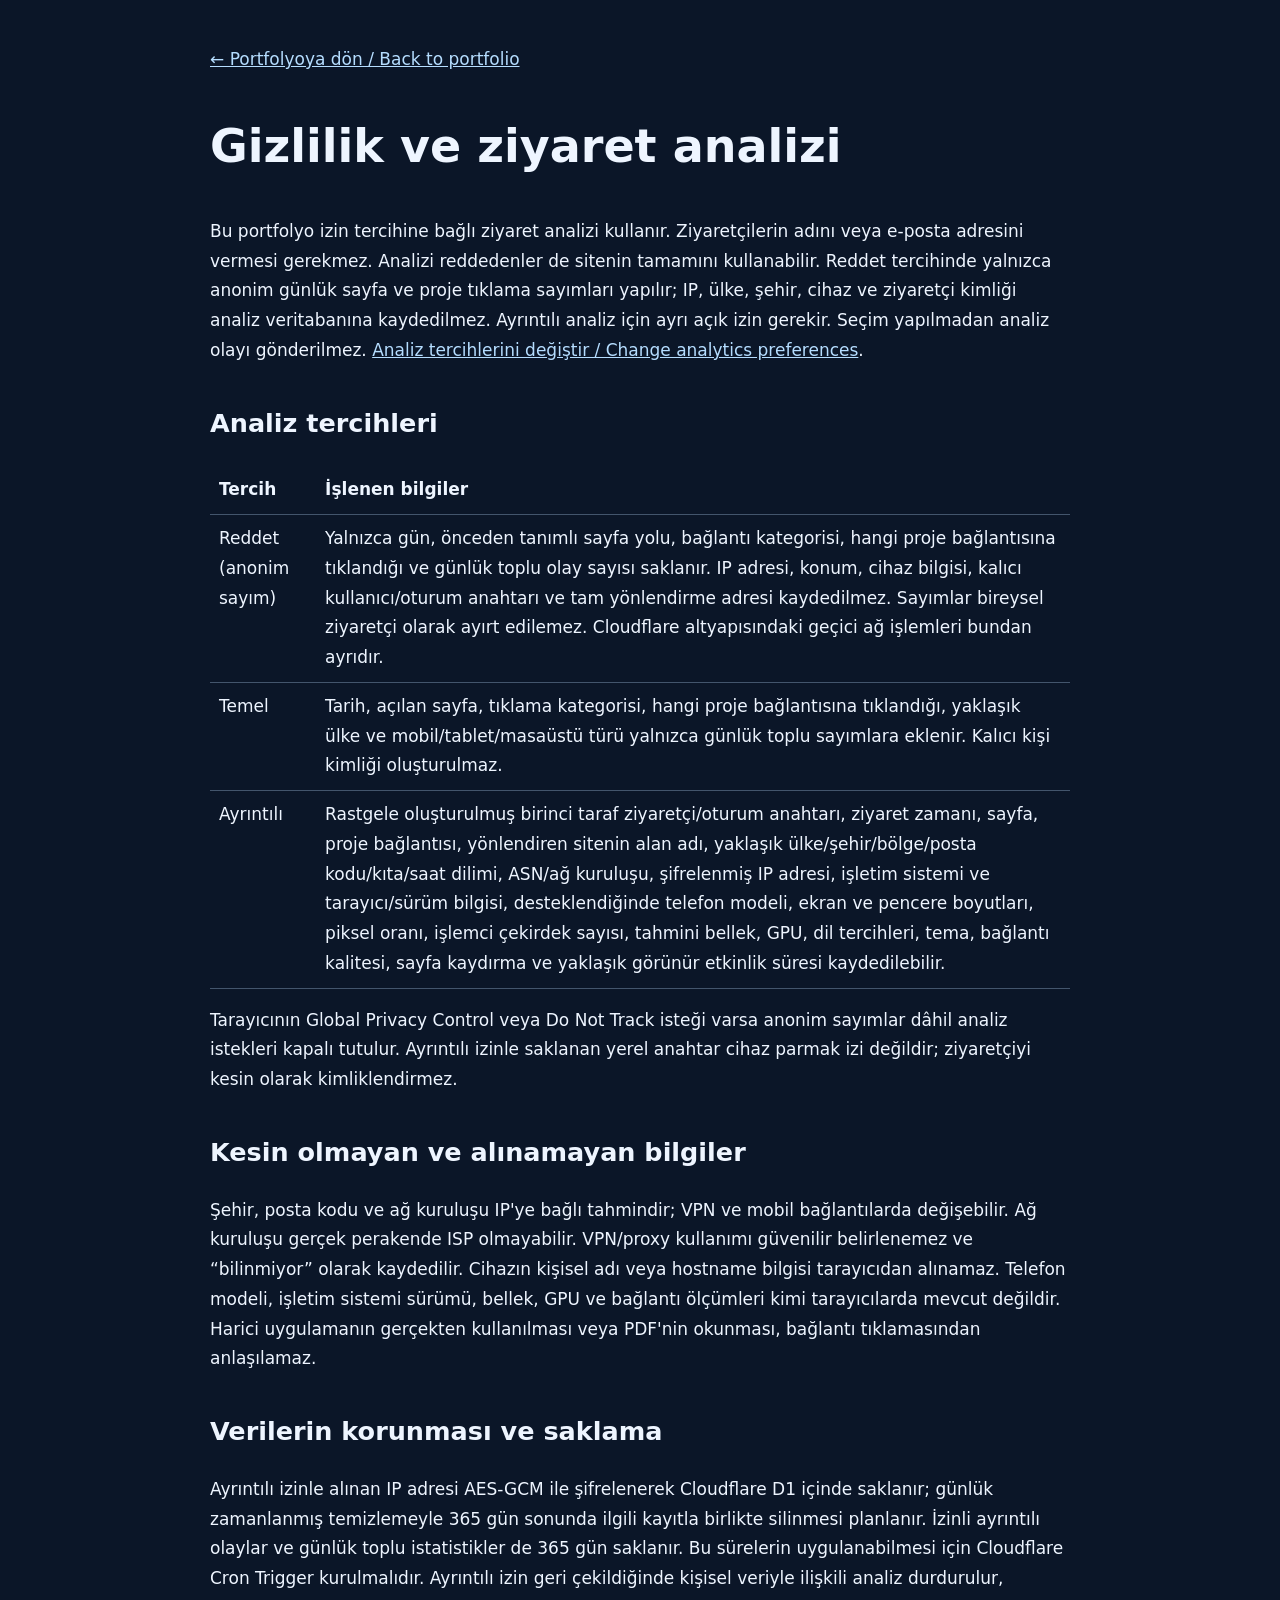
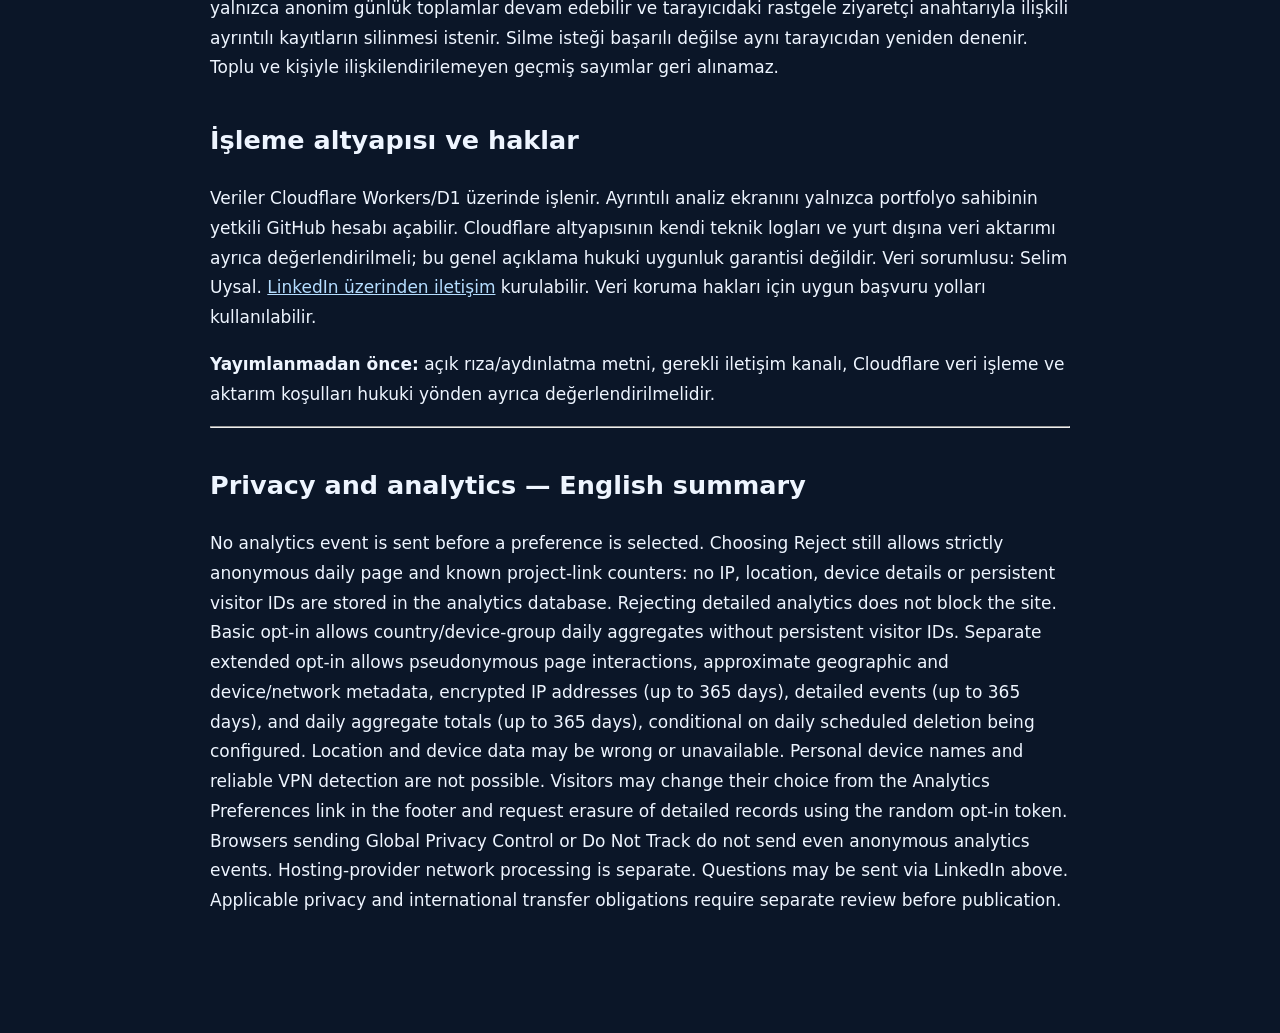
<file: privacy.html>
<!doctype html><html lang="tr"><head><meta charset="utf-8"><meta name="viewport" content="width=device-width,initial-scale=1"><meta name="robots" content="index,follow"><title>Gizlilik ve Ziyaret Analizi · Selim Uysal</title><style>:root{color-scheme:dark;font:17px/1.75 system-ui;background:#0b1628;color:#eef5ff}body{max-width:860px;margin:auto;padding:28px 20px 100px}h1{font-size:clamp(30px,5vw,46px)}h2{margin-top:35px}a{color:#b5ddff}table{width:100%;border-collapse:collapse}td,th{border-bottom:1px solid #43556c;padding:9px;text-align:left;vertical-align:top}small{font-size:14px;color:#a7bcd2}</style></head><body><main><p><a href="./index.html">← Portfolyoya dön / Back to portfolio</a></p><h1>Gizlilik ve ziyaret analizi</h1><p>Bu portfolyo izin tercihine bağlı ziyaret analizi kullanır. Ziyaretçilerin adını veya e-posta adresini vermesi gerekmez. Analizi reddedenler de sitenin tamamını kullanabilir. Reddet tercihinde yalnızca anonim günlük sayfa ve proje tıklama sayımları yapılır; IP, ülke, şehir, cihaz ve ziyaretçi kimliği analiz veritabanına kaydedilmez. Ayrıntılı analiz için ayrı açık izin gerekir. Seçim yapılmadan analiz olayı gönderilmez. <a href="./index.html?analytics=preferences">Analiz tercihlerini değiştir / Change analytics preferences</a>.</p><h2>Analiz tercihleri</h2><table><tr><th>Tercih</th><th>İşlenen bilgiler</th></tr><tr><td>Reddet (anonim sayım)</td><td>Yalnızca gün, önceden tanımlı sayfa yolu, bağlantı kategorisi, hangi proje bağlantısına tıklandığı ve günlük toplu olay sayısı saklanır. IP adresi, konum, cihaz bilgisi, kalıcı kullanıcı/oturum anahtarı ve tam yönlendirme adresi kaydedilmez. Sayımlar bireysel ziyaretçi olarak ayırt edilemez. Cloudflare altyapısındaki geçici ağ işlemleri bundan ayrıdır.</td></tr><tr><td>Temel</td><td>Tarih, açılan sayfa, tıklama kategorisi, hangi proje bağlantısına tıklandığı, yaklaşık ülke ve mobil/tablet/masaüstü türü yalnızca günlük toplu sayımlara eklenir. Kalıcı kişi kimliği oluşturulmaz.</td></tr><tr><td>Ayrıntılı</td><td>Rastgele oluşturulmuş birinci taraf ziyaretçi/oturum anahtarı, ziyaret zamanı, sayfa, proje bağlantısı, yönlendiren sitenin alan adı, yaklaşık ülke/şehir/bölge/posta kodu/kıta/saat dilimi, ASN/ağ kuruluşu, şifrelenmiş IP adresi, işletim sistemi ve tarayıcı/sürüm bilgisi, desteklendiğinde telefon modeli, ekran ve pencere boyutları, piksel oranı, işlemci çekirdek sayısı, tahmini bellek, GPU, dil tercihleri, tema, bağlantı kalitesi, sayfa kaydırma ve yaklaşık görünür etkinlik süresi kaydedilebilir.</td></tr></table><p>Tarayıcının Global Privacy Control veya Do Not Track isteği varsa anonim sayımlar dâhil analiz istekleri kapalı tutulur. Ayrıntılı izinle saklanan yerel anahtar cihaz parmak izi değildir; ziyaretçiyi kesin olarak kimliklendirmez.</p><h2>Kesin olmayan ve alınamayan bilgiler</h2><p>Şehir, posta kodu ve ağ kuruluşu IP'ye bağlı tahmindir; VPN ve mobil bağlantılarda değişebilir. Ağ kuruluşu gerçek perakende ISP olmayabilir. VPN/proxy kullanımı güvenilir belirlenemez ve “bilinmiyor” olarak kaydedilir. Cihazın kişisel adı veya hostname bilgisi tarayıcıdan alınamaz. Telefon modeli, işletim sistemi sürümü, bellek, GPU ve bağlantı ölçümleri kimi tarayıcılarda mevcut değildir. Harici uygulamanın gerçekten kullanılması veya PDF'nin okunması, bağlantı tıklamasından anlaşılamaz.</p><h2>Verilerin korunması ve saklama</h2><p>Ayrıntılı izinle alınan IP adresi AES-GCM ile şifrelenerek Cloudflare D1 içinde saklanır; günlük zamanlanmış temizlemeyle 365 gün sonunda ilgili kayıtla birlikte silinmesi planlanır. İzinli ayrıntılı olaylar ve günlük toplu istatistikler de 365 gün saklanır. Bu sürelerin uygulanabilmesi için Cloudflare Cron Trigger kurulmalıdır. Ayrıntılı izin geri çekildiğinde kişisel veriyle ilişkili analiz durdurulur, yalnızca anonim günlük toplamlar devam edebilir ve tarayıcıdaki rastgele ziyaretçi anahtarıyla ilişkili ayrıntılı kayıtların silinmesi istenir. Silme isteği başarılı değilse aynı tarayıcıdan yeniden denenir. Toplu ve kişiyle ilişkilendirilemeyen geçmiş sayımlar geri alınamaz.</p><h2>İşleme altyapısı ve haklar</h2><p>Veriler Cloudflare Workers/D1 üzerinde işlenir. Ayrıntılı analiz ekranını yalnızca portfolyo sahibinin yetkili GitHub hesabı açabilir. Cloudflare altyapısının kendi teknik logları ve yurt dışına veri aktarımı ayrıca değerlendirilmeli; bu genel açıklama hukuki uygunluk garantisi değildir. Veri sorumlusu: Selim Uysal. <a href="https://www.linkedin.com/in/seli%CC%87muysal/?locale=en-US" rel="noopener noreferrer" target="_blank">LinkedIn üzerinden iletişim</a> kurulabilir. Veri koruma hakları için uygun başvuru yolları kullanılabilir.</p><p><strong>Yayımlanmadan önce:</strong> açık rıza/aydınlatma metni, gerekli iletişim kanalı, Cloudflare veri işleme ve aktarım koşulları hukuki yönden ayrıca değerlendirilmelidir.</p><hr><h2 lang="en">Privacy and analytics — English summary</h2><p lang="en">No analytics event is sent before a preference is selected. Choosing Reject still allows strictly anonymous daily page and known project-link counters: no IP, location, device details or persistent visitor IDs are stored in the analytics database. Rejecting detailed analytics does not block the site. Basic opt-in allows country/device-group daily aggregates without persistent visitor IDs. Separate extended opt-in allows pseudonymous page interactions, approximate geographic and device/network metadata, encrypted IP addresses (up to 365 days), detailed events (up to 365 days), and daily aggregate totals (up to 365 days), conditional on daily scheduled deletion being configured. Location and device data may be wrong or unavailable. Personal device names and reliable VPN detection are not possible. Visitors may change their choice from the Analytics Preferences link in the footer and request erasure of detailed records using the random opt-in token. Browsers sending Global Privacy Control or Do Not Track do not send even anonymous analytics events. Hosting-provider network processing is separate. Questions may be sent via LinkedIn above. Applicable privacy and international transfer obligations require separate review before publication.</p></main></body></html>
</file>
